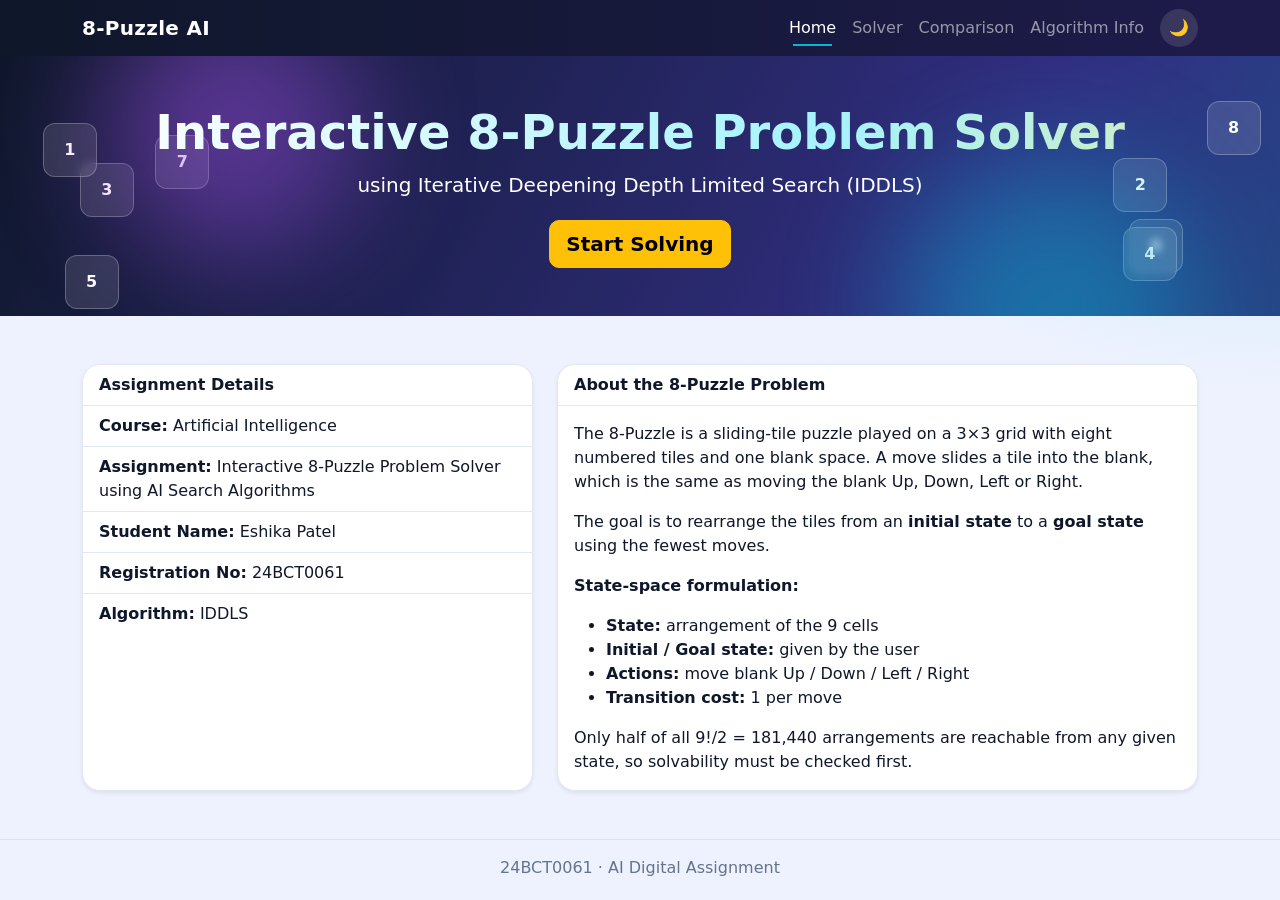
<file: index.html>
<!DOCTYPE html>
<html lang="en">
<head>
  <meta charset="UTF-8">
  <meta name="viewport" content="width=device-width, initial-scale=1">
  <title>8-Puzzle Solver | IDDLS</title>
  <link href="https://cdn.jsdelivr.net/npm/bootstrap@5.3.3/dist/css/bootstrap.min.css" rel="stylesheet">
  <link rel="stylesheet" href="css/style.css">
</head>
<body>
  <nav class="navbar navbar-expand-lg navbar-dark bg-dark">
    <div class="container">
      <a class="navbar-brand" href="index.html">8-Puzzle AI</a>
      <button class="navbar-toggler" data-bs-toggle="collapse" data-bs-target="#nav"><span class="navbar-toggler-icon"></span></button>
      <div class="collapse navbar-collapse" id="nav">
        <ul class="navbar-nav ms-auto">
          <li class="nav-item"><a class="nav-link active" href="index.html">Home</a></li>
          <li class="nav-item"><a class="nav-link" href="puzzle.html">Solver</a></li>
          <li class="nav-item"><a class="nav-link" href="comparison.html">Comparison</a></li>
          <li class="nav-item"><a class="nav-link" href="algorithms.html">Algorithm Info</a></li>
        </ul>
      </div>
    </div>
  </nav>

  <header class="hero text-center text-white py-5">
    <div class="container">
      <h1 class="display-5 fw-bold">Interactive 8-Puzzle Problem Solver</h1>
      <p class="lead mb-1">using Iterative Deepening Depth Limited Search (IDDLS)</p>
      <a href="puzzle.html" class="btn btn-warning btn-lg mt-3">Start Solving</a>
    </div>
  </header>

  <main class="container my-5">
    <div class="row g-4">
      <div class="col-md-5">
        <div class="card shadow-sm h-100">
          <div class="card-header fw-bold">Assignment Details</div>
          <ul class="list-group list-group-flush">
            <li class="list-group-item"><b>Course:</b> Artificial Intelligence</li>
            <li class="list-group-item"><b>Assignment:</b> Interactive 8-Puzzle Problem Solver using AI Search Algorithms</li>
            <li class="list-group-item"><b>Student Name:</b> Eshika Patel</li>
            <li class="list-group-item"><b>Registration No:</b> 24BCT0061</li>
            <li class="list-group-item"><b>Algorithm:</b> IDDLS</li>
          </ul>
        </div>
      </div>
      <div class="col-md-7">
        <div class="card shadow-sm h-100">
          <div class="card-header fw-bold">About the 8-Puzzle Problem</div>
          <div class="card-body">
            <p>The 8-Puzzle is a sliding-tile puzzle played on a 3×3 grid with eight numbered tiles and one blank space. A move slides a tile into the blank, which is the same as moving the blank Up, Down, Left or Right.</p>
            <p>The goal is to rearrange the tiles from an <b>initial state</b> to a <b>goal state</b> using the fewest moves.</p>
            <p><b>State-space formulation:</b></p>
            <ul>
              <li><b>State:</b> arrangement of the 9 cells</li>
              <li><b>Initial / Goal state:</b> given by the user</li>
              <li><b>Actions:</b> move blank Up / Down / Left / Right</li>
              <li><b>Transition cost:</b> 1 per move</li>
            </ul>
            <p class="mb-0">Only half of all 9!/2 = 181,440 arrangements are reachable from any given state, so solvability must be checked first.</p>
          </div>
        </div>
      </div>
    </div>
  </main>
  <footer class="text-center text-muted py-3 border-top">24BCT0061 · AI Digital Assignment</footer>
  <script src="https://cdn.jsdelivr.net/npm/bootstrap@5.3.3/dist/js/bootstrap.bundle.min.js"></script>
  <script src="js/ui.js"></script>
</body>
</html>
</file>
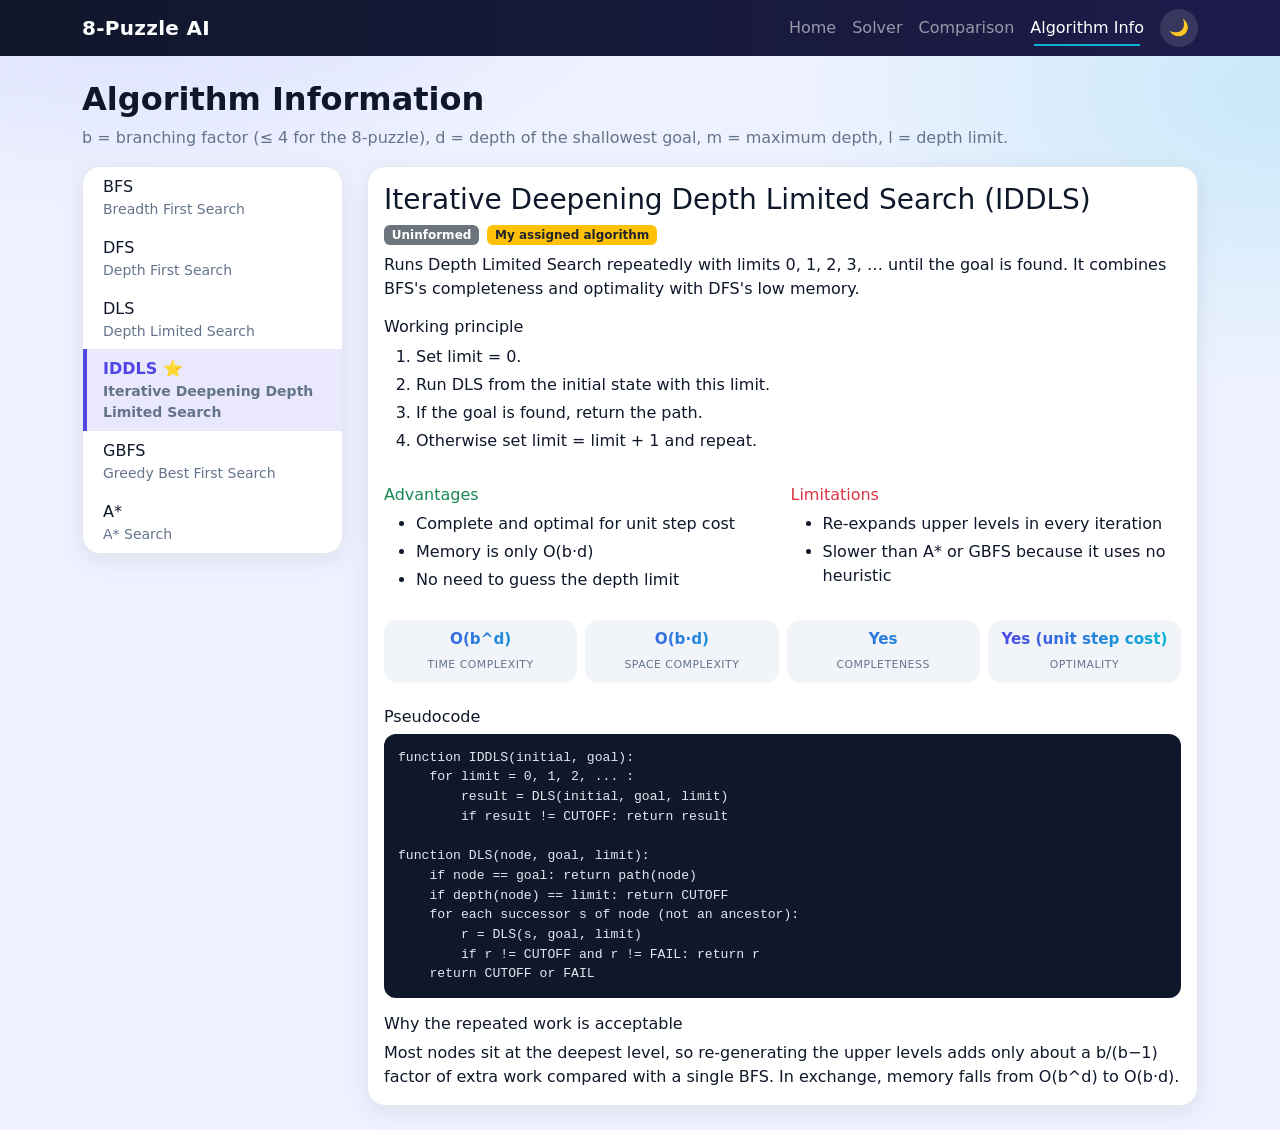
<file: algorithms.html>
<!DOCTYPE html>
<html lang="en">
<head>
  <meta charset="UTF-8">
  <meta name="viewport" content="width=device-width, initial-scale=1">
  <title>Algorithm Info | 8-Puzzle AI</title>
  <link href="https://cdn.jsdelivr.net/npm/bootstrap@5.3.3/dist/css/bootstrap.min.css" rel="stylesheet">
  <link rel="stylesheet" href="css/style.css">
</head>
<body>
  <nav class="navbar navbar-expand-lg navbar-dark">
    <div class="container">
      <a class="navbar-brand" href="index.html">8-Puzzle AI</a>
      <button class="navbar-toggler" data-bs-toggle="collapse" data-bs-target="#nav"><span class="navbar-toggler-icon"></span></button>
      <div class="collapse navbar-collapse" id="nav">
        <ul class="navbar-nav ms-auto">
          <li class="nav-item"><a class="nav-link" href="index.html">Home</a></li>
          <li class="nav-item"><a class="nav-link" href="puzzle.html">Solver</a></li>
          <li class="nav-item"><a class="nav-link" href="comparison.html">Comparison</a></li>
          <li class="nav-item"><a class="nav-link active" href="algorithms.html">Algorithm Info</a></li>
        </ul>
      </div>
    </div>
  </nav>

  <main class="container-xl my-4">
    <h2 class="page-title">Algorithm Information</h2>
    <p class="text-muted">b = branching factor (≤ 4 for the 8-puzzle), d = depth of the shallowest goal, m = maximum depth, l = depth limit.</p>
    <div class="row g-4">
      <div class="col-lg-3"><div class="card"><div class="list-group list-group-flush" id="algoNav"></div></div></div>
      <div class="col-lg-9" id="algoBody"></div>
    </div>
  </main>

  <script src="https://cdn.jsdelivr.net/npm/bootstrap@5.3.3/dist/js/bootstrap.bundle.min.js"></script>
  <script src="js/algo-info.js"></script>
  <script src="js/ui.js"></script>
</body>
</html>
</file>
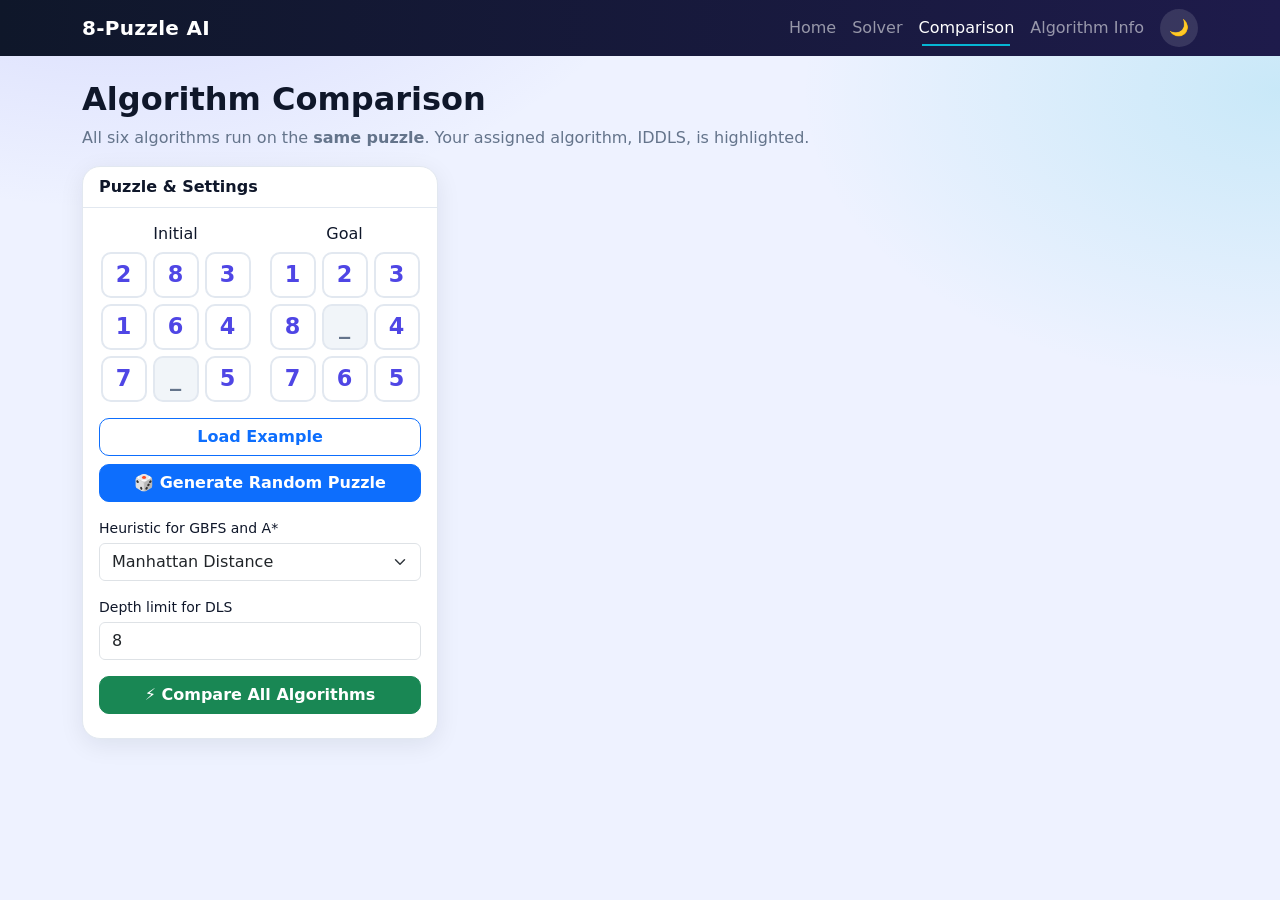
<file: comparison.html>
<!DOCTYPE html>
<html lang="en">
<head>
  <meta charset="UTF-8">
  <meta name="viewport" content="width=device-width, initial-scale=1">
  <title>Comparison | 8-Puzzle AI</title>
  <link href="https://cdn.jsdelivr.net/npm/bootstrap@5.3.3/dist/css/bootstrap.min.css" rel="stylesheet">
  <link rel="stylesheet" href="css/style.css">
</head>
<body>
  <nav class="navbar navbar-expand-lg navbar-dark">
    <div class="container">
      <a class="navbar-brand" href="index.html">8-Puzzle AI</a>
      <button class="navbar-toggler" data-bs-toggle="collapse" data-bs-target="#nav"><span class="navbar-toggler-icon"></span></button>
      <div class="collapse navbar-collapse" id="nav">
        <ul class="navbar-nav ms-auto">
          <li class="nav-item"><a class="nav-link" href="index.html">Home</a></li>
          <li class="nav-item"><a class="nav-link" href="puzzle.html">Solver</a></li>
          <li class="nav-item"><a class="nav-link active" href="comparison.html">Comparison</a></li>
          <li class="nav-item"><a class="nav-link" href="algorithms.html">Algorithm Info</a></li>
        </ul>
      </div>
    </div>
  </nav>

  <main class="container-xl my-4">
    <h2 class="page-title">Algorithm Comparison</h2>
    <p class="text-muted">All six algorithms run on the <b>same puzzle</b>. Your assigned algorithm, IDDLS, is highlighted.</p>

    <div class="row g-4">
      <div class="col-lg-4">
        <div class="card">
          <div class="card-header">Puzzle & Settings</div>
          <div class="card-body">
            <div class="row text-center g-3">
              <div class="col-6"><h6>Initial</h6><div class="board" id="initialBoard"></div></div>
              <div class="col-6"><h6>Goal</h6><div class="board" id="goalBoard"></div></div>
            </div>
            <div class="d-grid gap-2 mt-3">
              <button class="btn btn-outline-primary" id="btnDefault">Load Example</button>
              <button class="btn btn-primary" id="btnRandom">🎲 Generate Random Puzzle</button>
            </div>
            <label class="form-label small mt-3 mb-1">Heuristic for GBFS and A*</label>
            <select id="heur" class="form-select">
              <option value="manhattan">Manhattan Distance</option>
              <option value="misplaced">Misplaced Tiles</option>
            </select>
            <label class="form-label small mt-3 mb-1">Depth limit for DLS</label>
            <input type="number" id="dlsLimit" class="form-control" min="1" max="40" value="8">
            <button class="btn btn-success w-100 mt-3" id="btnCompare">⚡ Compare All Algorithms</button>
            <div id="message" class="mt-2"></div>
          </div>
        </div>
      </div>

      <div class="col-lg-8">
        <div id="loading" class="card d-none"><div class="card-body text-center">
          <span class="spinner-dot"></span> <span id="loadingText">Running…</span></div></div>

        <div id="results" class="d-none">
          <div class="card mb-4">
            <div class="card-header">Performance Table</div>
            <div class="table-responsive">
              <table class="table cmp-table align-middle mb-0 text-center">
                <thead><tr>
                  <th class="text-start">Algorithm</th><th>Solution Found</th><th>Nodes Generated</th>
                  <th>Nodes Expanded</th><th>Moves</th><th>Time</th><th>Memory</th>
                </tr></thead>
                <tbody id="tbody"></tbody>
              </table>
            </div>
          </div>
          <div class="alert alert-info" id="insight"></div>
          <div class="row g-4">
            <div class="col-md-6"><div class="card"><div class="card-header">Nodes Expanded</div><div class="card-body" id="chartNodes"></div></div></div>
            <div class="col-md-6"><div class="card"><div class="card-header">Execution Time</div><div class="card-body" id="chartTime"></div></div></div>
          </div>
        </div>
      </div>
    </div>
  </main>

  <script src="https://cdn.jsdelivr.net/npm/bootstrap@5.3.3/dist/js/bootstrap.bundle.min.js"></script>
  <script src="js/puzzle.js"></script>
  <script src="js/iddls.js"></script>
  <script src="js/others.js"></script>
  <script src="js/comparison.js"></script>
  <script src="js/ui.js"></script>
</body>
</html>
</file>
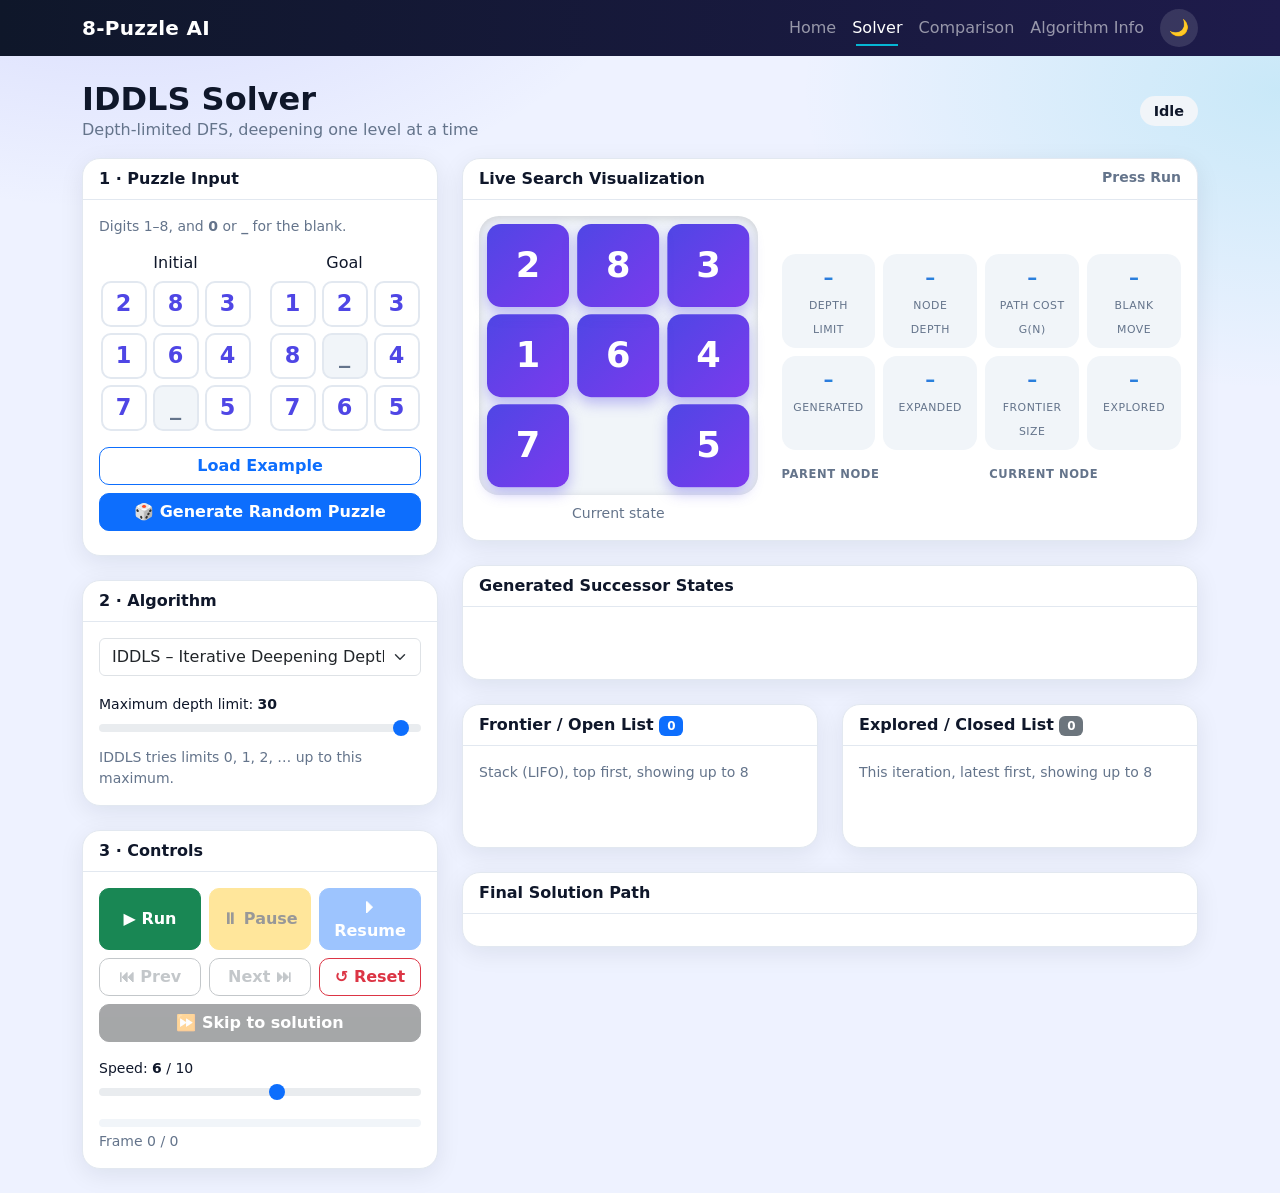
<file: puzzle.html>
<!DOCTYPE html>
<html lang="en">
<head>
  <meta charset="UTF-8">
  <meta name="viewport" content="width=device-width, initial-scale=1">
  <title>Solver | 8-Puzzle IDDLS</title>
  <link href="https://cdn.jsdelivr.net/npm/bootstrap@5.3.3/dist/css/bootstrap.min.css" rel="stylesheet">
  <link rel="stylesheet" href="css/style.css">
</head>
<body>
  <nav class="navbar navbar-expand-lg navbar-dark">
    <div class="container">
      <a class="navbar-brand" href="index.html">8-Puzzle AI</a>
      <button class="navbar-toggler" data-bs-toggle="collapse" data-bs-target="#nav"><span class="navbar-toggler-icon"></span></button>
      <div class="collapse navbar-collapse" id="nav">
        <ul class="navbar-nav ms-auto">
          <li class="nav-item"><a class="nav-link" href="index.html">Home</a></li>
          <li class="nav-item"><a class="nav-link active" href="puzzle.html">Solver</a></li>
          <li class="nav-item"><a class="nav-link" href="comparison.html">Comparison</a></li>
          <li class="nav-item"><a class="nav-link" href="algorithms.html">Algorithm Info</a></li>
        </ul>
      </div>
    </div>
  </nav>

  <main class="container-xl my-4">
    <div class="d-flex justify-content-between align-items-center flex-wrap gap-2 mb-3">
      <div>
        <h2 class="page-title mb-0">IDDLS Solver</h2>
        <p class="text-muted mb-0">Depth-limited DFS, deepening one level at a time</p>
      </div>
      <span id="statusBadge" class="badge status-badge">Idle</span>
    </div>

    <div class="row g-4">
      <!-- ================= LEFT COLUMN ================= -->
      <div class="col-lg-4">
        <div class="card panel mb-4">
          <div class="card-header">1 · Puzzle Input</div>
          <div class="card-body">
            <p class="small text-muted">Digits 1–8, and <b>0</b> or <b>_</b> for the blank.</p>
            <div class="row text-center g-3">
              <div class="col-6"><h6>Initial</h6><div class="board" id="initialBoard"></div></div>
              <div class="col-6"><h6>Goal</h6><div class="board" id="goalBoard"></div></div>
            </div>
            <div class="d-grid gap-2 mt-3">
              <button class="btn btn-outline-primary" id="btnDefault">Load Example</button>
              <button class="btn btn-primary" id="btnRandom">🎲 Generate Random Puzzle</button>
            </div>
            <div id="message" class="mt-2"></div>
          </div>
        </div>

        <div class="card panel mb-4">
          <div class="card-header">2 · Algorithm</div>
          <div class="card-body">
            <select class="form-select mb-3" id="algoSelect">
              <option>IDDLS – Iterative Deepening Depth Limited Search</option>
            </select>
            <label class="form-label small mb-0">Maximum depth limit: <b id="maxLimitVal">30</b></label>
            <input type="range" class="form-range" id="maxLimit" min="5" max="31" value="30">
            <p class="small text-muted mb-0">IDDLS tries limits 0, 1, 2, … up to this maximum.</p>
          </div>
        </div>

        <div class="card panel">
          <div class="card-header">3 · Controls</div>
          <div class="card-body">
            <div class="ctrl-grid">
              <button id="btnRun" class="btn btn-success">▶ Run</button>
              <button id="btnPause" class="btn btn-warning">⏸ Pause</button>
              <button id="btnResume" class="btn btn-primary">⏵ Resume</button>
              <button id="btnPrev" class="btn btn-outline-secondary">⏮ Prev</button>
              <button id="btnNext" class="btn btn-outline-secondary">Next ⏭</button>
              <button id="btnReset" class="btn btn-outline-danger">↺ Reset</button>
            </div>
            <button id="btnSkip" class="btn btn-dark w-100 mt-2">⏩ Skip to solution</button>
            <label class="form-label small mt-3 mb-0">Speed: <b id="speedVal">6</b> / 10</label>
            <input type="range" class="form-range" id="speed" min="1" max="10" value="6">
            <div class="progress mt-2"><div id="bar" class="progress-bar bg-primary" style="width:0%"></div></div>
            <div id="frameInfo" class="small text-muted mt-1">Frame 0 / 0</div>
          </div>
        </div>
      </div>

      <!-- ================= RIGHT COLUMN ================= -->
      <div class="col-lg-8">
        <div class="card panel mb-4">
          <div class="card-header d-flex justify-content-between">
            <span>Live Search Visualization</span>
            <span id="phaseLabel" class="small text-muted">Press Run</span>
          </div>
          <div class="card-body">
            <div class="row g-4 align-items-center">
              <div class="col-md-5 text-center">
                <div class="stage" id="stageBoard"></div>
                <div class="mt-2 small text-muted" id="stageCaption">Current state</div>
              </div>
              <div class="col-md-7">
                <div class="row g-2 mb-3">
                  <div class="col-6 col-sm-3"><div class="stat"><b id="sLimit">–</b><span>Depth limit</span></div></div>
                  <div class="col-6 col-sm-3"><div class="stat"><b id="sDepth">–</b><span>Node depth</span></div></div>
                  <div class="col-6 col-sm-3"><div class="stat"><b id="sCost">–</b><span>Path cost g(n)</span></div></div>
                  <div class="col-6 col-sm-3"><div class="stat"><b id="sMove">–</b><span>Blank move</span></div></div>
                  <div class="col-6 col-sm-3"><div class="stat"><b id="sGen">–</b><span>Generated</span></div></div>
                  <div class="col-6 col-sm-3"><div class="stat"><b id="sExp">–</b><span>Expanded</span></div></div>
                  <div class="col-6 col-sm-3"><div class="stat"><b id="sFront">–</b><span>Frontier size</span></div></div>
                  <div class="col-6 col-sm-3"><div class="stat"><b id="sExplored">–</b><span>Explored</span></div></div>
                </div>
                <div class="row g-3">
                  <div class="col-6"><div class="mini-label">Parent node</div><div id="parentBox"></div></div>
                  <div class="col-6"><div class="mini-label">Current node</div><div id="currentBox"></div></div>
                </div>
              </div>
            </div>
          </div>
        </div>

        <div class="card panel mb-4">
          <div class="card-header">Generated Successor States</div>
          <div class="card-body"><div class="chips" id="succBox"></div></div>
        </div>

        <div class="row g-4 mb-4">
          <div class="col-md-6">
            <div class="card panel h-100">
              <div class="card-header">Frontier / Open List <span class="badge bg-primary" id="frontCount">0</span></div>
              <div class="card-body">
                <div class="small text-muted mb-2">Stack (LIFO), top first, showing up to 8</div>
                <div class="chips" id="frontBox"></div>
              </div>
            </div>
          </div>
          <div class="col-md-6">
            <div class="card panel h-100">
              <div class="card-header">Explored / Closed List <span class="badge bg-secondary" id="exploredCount">0</span></div>
              <div class="card-body">
                <div class="small text-muted mb-2">This iteration, latest first, showing up to 8</div>
                <div class="chips" id="exploredBox"></div>
              </div>
            </div>
          </div>
        </div>

        <div class="card panel mb-4">
          <div class="card-header">Final Solution Path</div>
          <div class="card-body" id="pathBox"></div>
        </div>

        <div class="card panel d-none" id="summary">
          <div class="card-header" id="summaryTitle">Solution Summary</div>
          <div class="card-body"><div class="row g-2" id="summaryGrid"></div></div>
        </div>
      </div>
    </div>
  </main>

  <script src="https://cdn.jsdelivr.net/npm/bootstrap@5.3.3/dist/js/bootstrap.bundle.min.js"></script>
  <script src="js/puzzle.js"></script>
  <script src="js/iddls.js"></script>
  <script src="js/solver.js"></script>
  <script src="js/ui.js"></script>
</body>
</html>
</file>
<file: css/style.css>
:root {
  --brand: #4f46e5; --brand2: #06b6d4; --ink: #0f172a; --bg: #eef2ff;
  --card: #ffffff; --soft: #f1f5f9; --line: #e2e8f0; --muted: #64748b;
  --ok: #16a34a; --warn: #f59e0b; --bad: #dc2626;
  --shadow: 0 6px 24px rgba(15,23,42,.08);
}
[data-bs-theme="dark"] {
  --ink: #e2e8f0; --bg: #0b1020; --card: #131a30; --soft: #1b2440;
  --line: #263154; --muted: #94a3b8; --shadow: 0 6px 24px rgba(0,0,0,.45);
}

body {
  color: var(--ink); animation: fadeIn .5s ease;
  font-family: system-ui, -apple-system, "Segoe UI", Roboto, sans-serif;
  background:
    radial-gradient(900px 500px at 10% -10%, rgba(99,102,241,.18), transparent 60%),
    radial-gradient(800px 500px at 100% 10%, rgba(6,182,212,.16), transparent 60%),
    var(--bg);
  background-attachment: fixed;
}
@keyframes fadeIn { from { opacity: 0; } to { opacity: 1; } }
.text-muted { color: var(--muted) !important; }

/* ---------- Scroll progress + navbar ---------- */
#scrollbar { position: fixed; top: 0; left: 0; height: 3px; width: 0; z-index: 2100;
  background: linear-gradient(90deg, var(--brand), var(--brand2), var(--warn)); }
.navbar { position: sticky; top: 0; z-index: 1030; transition: box-shadow .3s;
  background: linear-gradient(90deg, #0f172a, #1e1b4b) !important; }
.navbar.scrolled { box-shadow: 0 8px 24px rgba(0,0,0,.35); }
.navbar-brand { font-weight: 800; letter-spacing: .3px; }
.navbar .nav-link { position: relative; }
.navbar .nav-link::after { content: ""; position: absolute; left: 12px; right: 12px; bottom: 2px;
  height: 2px; background: var(--brand2); scale: 0 1; transform-origin: left; transition: scale .3s; }
.navbar .nav-link:hover::after, .navbar .nav-link.active::after { scale: 1 1; }
.navbar .nav-link.active { color: #fff !important; }
.theme-btn { border: 0; background: rgba(255,255,255,.12); color: #fff; width: 38px; height: 38px;
  border-radius: 50%; margin-left: 8px; transition: rotate .5s, background .2s; }
.theme-btn:hover { rotate: 180deg; background: rgba(255,255,255,.25); }

/* ---------- Hero ---------- */
.hero { position: relative; overflow: hidden;
  background: linear-gradient(120deg, #0f172a, #312e81, #0e7490, #7c3aed, #0f172a);
  background-size: 300% 300%; animation: gradShift 14s ease infinite; }
@keyframes gradShift { 0%,100% { background-position: 0% 50%; } 50% { background-position: 100% 50%; } }
.hero .container { position: relative; z-index: 2; }
.hero h1 { background: linear-gradient(90deg, #fff, #a5f3fc, #fde68a, #fff); background-size: 200% auto;
  -webkit-background-clip: text; background-clip: text; color: transparent; animation: shine 6s linear infinite; }
@keyframes shine { to { background-position: 200% center; } }
.blob { position: absolute; border-radius: 50%; filter: blur(60px); opacity: .45; animation: bob 12s ease-in-out infinite; }
.ftile { position: absolute; display: grid; place-items: center; width: 54px; height: 54px; border-radius: 12px;
  font-weight: 800; color: #fff; background: rgba(255,255,255,.12); border: 1px solid rgba(255,255,255,.25);
  backdrop-filter: blur(4px); animation: bob var(--d, 7s) ease-in-out infinite; animation-delay: var(--dl, 0s); }
@keyframes bob { 0%,100% { transform: translateY(0) rotate(var(--rot, 0deg)); }
  50% { transform: translateY(-22px) rotate(calc(var(--rot, 0deg) + 8deg)); } }
@media (max-width: 768px) { .ftile { display: none; } }

/* ---------- Cards ---------- */
.card, .panel { background: var(--card); color: var(--ink); border: 1px solid var(--line); border-radius: 18px;
  box-shadow: var(--shadow); position: relative; overflow: hidden;
  transition: translate .25s, box-shadow .25s, border-color .25s; }
.card::after { content: ""; position: absolute; inset: 0; pointer-events: none; opacity: 0; transition: opacity .3s;
  background: radial-gradient(260px circle at var(--mx, 50%) var(--my, 50%), rgba(99,102,241,.14), transparent 60%); }
.card:hover::after { opacity: 1; }
.card.lift:hover { translate: 0 -4px; box-shadow: 0 14px 34px rgba(79,70,229,.2); border-color: rgba(99,102,241,.5); }
.card-header { background: transparent; font-weight: 700; border-bottom: 1px solid var(--line); }
.list-group-item { background: transparent; color: var(--ink); border-color: var(--line); }
.page-title { font-weight: 800; }

.reveal { opacity: 0; transform: translateY(26px) scale(.98); }
.card.reveal { transition: opacity .6s ease, transform .6s cubic-bezier(.2,.7,.2,1), translate .25s, box-shadow .25s, border-color .25s; }
.reveal.show { opacity: 1; transform: none; }

/* ---------- Buttons ---------- */
.btn { position: relative; overflow: hidden; border-radius: 10px; font-weight: 600;
  transition: translate .15s, scale .15s, box-shadow .2s, background-color .2s; }
.btn:hover:not(:disabled) { translate: 0 -2px; box-shadow: 0 8px 18px rgba(79,70,229,.25); }
.btn:active:not(:disabled) { translate: 0 1px; scale: .97; }
.btn:disabled { opacity: .4; }
.btn::after { content: ""; position: absolute; inset: 0; pointer-events: none; translate: -120% 0; transition: translate .6s;
  background: linear-gradient(110deg, transparent 30%, rgba(255,255,255,.35) 50%, transparent 70%); }
.btn:hover:not(:disabled)::after { translate: 120% 0; }
.ripple { position: absolute; border-radius: 50%; background: rgba(255,255,255,.5); pointer-events: none;
  transform: scale(0); animation: rip .6s ease-out; }
@keyframes rip { to { transform: scale(4); opacity: 0; } }
.theme-btn::after { display: none; }

/* ---------- Input boards ---------- */
.board { display: grid; grid-template-columns: repeat(3, 1fr); gap: 6px; width: 100%; max-width: 150px; margin: 0 auto; }
.board input { width: 100%; aspect-ratio: 1 / 1; text-align: center; font-size: 1.4rem; font-weight: 700; padding: 0;
  color: var(--brand); background: var(--card); border: 2px solid var(--line); border-radius: 10px; outline: none;
  transition: border-color .15s, box-shadow .15s, scale .15s; }
.board input:hover { border-color: var(--brand2); scale: 1.05; }
.board input:focus { border-color: var(--brand); box-shadow: 0 0 0 3px rgba(79,70,229,.25); scale: 1.08; }
.board input.blank { background: var(--soft); color: var(--muted); }
.board input.invalid { border-color: var(--bad); background: rgba(220,38,38,.18); animation: shake .35s; }
@keyframes shake { 25% { translate: -4px 0; } 75% { translate: 4px 0; } }

/* ---------- Animated stage ---------- */
.stage { --gap: 8px; --dur: 300ms; position: relative; width: 100%; max-width: 300px; aspect-ratio: 1 / 1;
  margin: 0 auto; background: var(--soft); border-radius: 20px; box-shadow: inset 0 2px 10px rgba(0,0,0,.15); }
.stile { position: absolute; top: var(--gap); left: var(--gap); width: calc((100% - 4 * var(--gap)) / 3);
  aspect-ratio: 1 / 1; display: flex; align-items: center; justify-content: center; font-size: 2.2rem; font-weight: 800;
  color: #fff; border-radius: 14px; cursor: pointer; user-select: none;
  background: linear-gradient(135deg, var(--brand), #7c3aed); box-shadow: 0 6px 14px rgba(79,70,229,.35);
  transform: translate(calc(var(--c, 0) * (100% + var(--gap))), calc(var(--r, 0) * (100% + var(--gap))));
  transition: transform var(--dur) cubic-bezier(.34,1.4,.64,1), background .3s, scale .2s, filter .2s; }
.stile:hover { scale: 1.07; filter: brightness(1.12); }
.stile.moved { background: linear-gradient(135deg, #f59e0b, #ef4444); animation: pop .35s ease; }
@keyframes pop { 50% { scale: 1.15; } }
.stage.solved .stile { background: linear-gradient(135deg, #16a34a, #0d9488); }
.stage.solved { animation: glow 1.6s ease-in-out infinite; }
@keyframes glow { 0%,100% { box-shadow: 0 0 0 0 rgba(22,163,74,.5); } 50% { box-shadow: 0 0 0 16px rgba(22,163,74,0); } }

/* ---------- Mini boards / chips ---------- */
.mini-board { display: inline-grid; grid-template-columns: repeat(3, 22px); gap: 2px; padding: 3px; background: var(--line);
  border-radius: 6px; vertical-align: middle; position: relative; transition: scale .15s, box-shadow .15s; }
.mini-board:hover { scale: 1.25; z-index: 5; box-shadow: 0 6px 16px rgba(0,0,0,.3); }
.mini-board div { width: 22px; height: 22px; line-height: 22px; text-align: center; font-size: .72rem; font-weight: 700;
  background: var(--brand); color: #fff; border-radius: 4px; }
.mini-board div.blank { background: var(--card); color: transparent; }
.mini-board.active { outline: 3px solid var(--warn); }
.mini-board.goal div:not(.blank) { background: var(--ok); }
#currentBox .mini-board, #succBox .succ { animation: popin .25s ease backwards; }
@keyframes popin { from { opacity: 0; scale: .6; } }
.chips { display: flex; flex-wrap: wrap; gap: 8px; min-height: 40px; }
.succ { text-align: center; font-size: .7rem; color: var(--muted); }
.succ small { display: block; font-weight: 600; }
.path-step { display: inline-block; text-align: center; margin: 4px; font-size: .7rem; color: var(--muted); }
.path-step.now .mini-board { outline: 3px solid var(--warn); }
.mini-label { font-size: .72rem; text-transform: uppercase; letter-spacing: .6px; color: var(--muted); font-weight: 700; margin-bottom: 4px; }

/* ---------- Stats / status / controls ---------- */
.stat { background: var(--soft); border-radius: 14px; padding: 8px 10px; text-align: center; height: 100%;
  transition: translate .2s, box-shadow .2s; }
.stat:hover { translate: 0 -3px; box-shadow: 0 8px 18px rgba(79,70,229,.18); }
.stat b { display: block; font-size: 1.25rem; font-variant-numeric: tabular-nums;
  background: linear-gradient(90deg, var(--brand), var(--brand2)); -webkit-background-clip: text; background-clip: text; color: transparent; }
.stat span { font-size: .68rem; text-transform: uppercase; letter-spacing: .5px; color: var(--muted); }
.status-badge { display: inline-flex; align-items: center; gap: 8px; background: var(--soft); color: var(--ink);
  font-size: .9rem; padding: 8px 14px; border-radius: 999px; transition: background .3s, color .3s; }
.status-badge.s-run { background: rgba(59,130,246,.18); color: #3b82f6; }
.status-badge.s-pause { background: rgba(245,158,11,.2); color: #d97706; }
.status-badge.s-ok { background: rgba(22,163,74,.2); color: #16a34a; }
.status-badge.s-bad { background: rgba(220,38,38,.2); color: #dc2626; }
.status-badge.s-run::before { content: ""; width: 9px; height: 9px; border-radius: 50%; background: currentColor; animation: pulse 1s infinite; }
@keyframes pulse { 0% { box-shadow: 0 0 0 0 currentColor; } 100% { box-shadow: 0 0 0 9px transparent; } }
.ctrl-grid { display: grid; grid-template-columns: repeat(3, 1fr); gap: 8px; }
.progress { height: 8px; background: var(--soft); border-radius: 99px; }
.progress-bar { background: linear-gradient(90deg, var(--brand), var(--brand2)); transition: width .2s; }

/* ---------- Comparison page ---------- */
.cmp-table { --bs-table-bg: transparent; --bs-table-color: var(--ink); --bs-table-border-color: var(--line); }
.cmp-table tbody tr { transition: background .2s, scale .2s; }
.cmp-table tbody tr:hover { background: var(--soft); }
.cmp-table tr.mine td { background: rgba(79,70,229,.1); }
.cmp-table td.best { color: var(--ok); font-weight: 800; }
.barrow { display: flex; align-items: center; gap: 10px; margin: 8px 0; font-size: .85rem; }
.barrow .nm { width: 60px; font-weight: 700; }
.barrow .bar { flex: 1; height: 18px; background: var(--soft); border-radius: 99px; overflow: hidden; }
.barrow .bar span { display: block; height: 100%; width: 0; border-radius: 99px; transition: width 1s cubic-bezier(.2,.7,.2,1);
  background: linear-gradient(90deg, var(--brand), var(--brand2)); }
.barrow.mine .bar span { background: linear-gradient(90deg, #f59e0b, #ef4444); }
.barrow.fail .bar span { background: #94a3b8; }
.barrow .val { width: 90px; text-align: right; font-variant-numeric: tabular-nums; color: var(--muted); }
.spinner-dot { display: inline-block; width: 12px; height: 12px; border-radius: 50%; background: var(--brand); animation: pulse 1s infinite; color: var(--brand); }

/* ---------- Algorithm info page ---------- */
#algoNav .list-group-item { cursor: pointer; border: 0; border-left: 4px solid transparent; transition: background .2s, border-color .2s, padding .2s; }
#algoNav .list-group-item:hover { background: var(--soft); padding-left: 1.4rem; }
#algoNav .list-group-item.active { background: rgba(79,70,229,.12); color: var(--brand); border-left-color: var(--brand); font-weight: 700; }
.algo-pane { animation: popin .35s ease backwards; }
.algo-pane li { margin-bottom: 4px; }
pre.code { background: #0f172a; color: #e2e8f0; border-radius: 12px; padding: 14px; font-size: .82rem; overflow-x: auto; }
</file>
